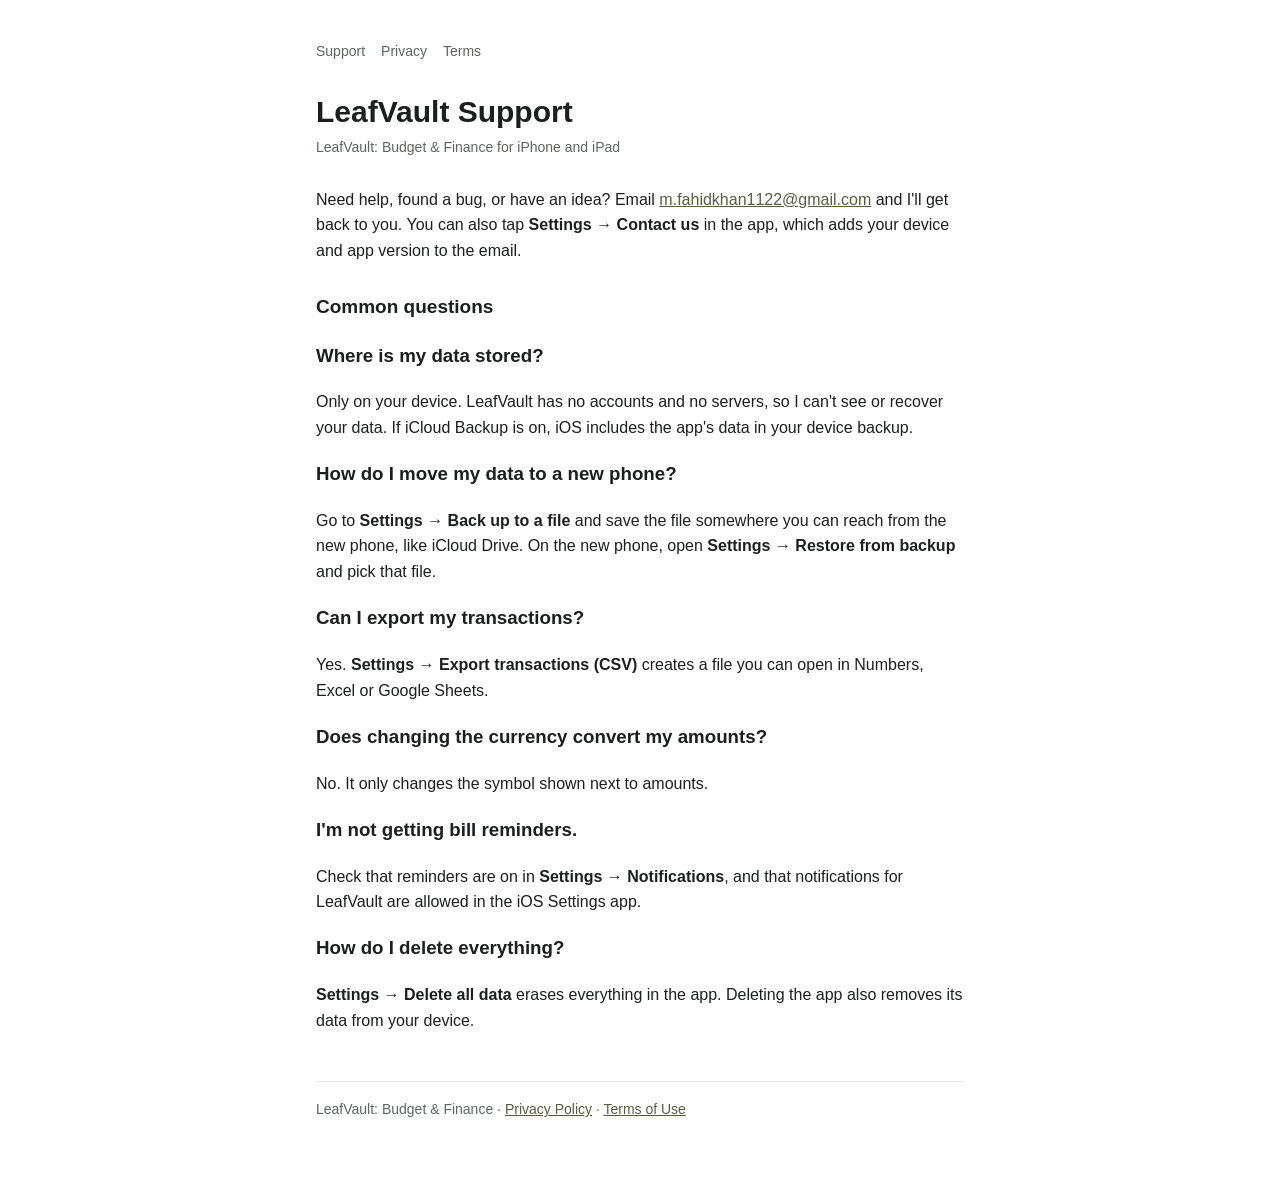
<file: index.html>
<!doctype html>
<html lang="en">
<head>
<meta charset="utf-8">
<meta name="viewport" content="width=device-width, initial-scale=1">
<title>LeafVault Support</title>
<meta name="description" content="Support for LeafVault: Budget & Finance.">
<link rel="stylesheet" href="style.css">
</head>
<body>
<main>
  <nav><a href="index.html">Support</a><a href="privacy.html">Privacy</a><a href="terms.html">Terms</a></nav>

  <h1>LeafVault Support</h1>
  <p class="updated">LeafVault: Budget &amp; Finance for iPhone and iPad</p>

  <p>Need help, found a bug, or have an idea? Email <a href="mailto:m.fahidkhan1122@gmail.com">m.fahidkhan1122@gmail.com</a> and I'll get back to you. You can also tap <strong>Settings → Contact us</strong> in the app, which adds your device and app version to the email.</p>

  <h2>Common questions</h2>

  <h3>Where is my data stored?</h3>
  <p>Only on your device. LeafVault has no accounts and no servers, so I can't see or recover your data. If iCloud Backup is on, iOS includes the app's data in your device backup.</p>

  <h3>How do I move my data to a new phone?</h3>
  <p>Go to <strong>Settings → Back up to a file</strong> and save the file somewhere you can reach from the new phone, like iCloud Drive. On the new phone, open <strong>Settings → Restore from backup</strong> and pick that file.</p>

  <h3>Can I export my transactions?</h3>
  <p>Yes. <strong>Settings → Export transactions (CSV)</strong> creates a file you can open in Numbers, Excel or Google Sheets.</p>

  <h3>Does changing the currency convert my amounts?</h3>
  <p>No. It only changes the symbol shown next to amounts.</p>

  <h3>I'm not getting bill reminders.</h3>
  <p>Check that reminders are on in <strong>Settings → Notifications</strong>, and that notifications for LeafVault are allowed in the iOS Settings app.</p>

  <h3>How do I delete everything?</h3>
  <p><strong>Settings → Delete all data</strong> erases everything in the app. Deleting the app also removes its data from your device.</p>

  <footer>LeafVault: Budget &amp; Finance · <a href="privacy.html">Privacy Policy</a> · <a href="terms.html">Terms of Use</a></footer>
</main>
</body>
</html>
</file>
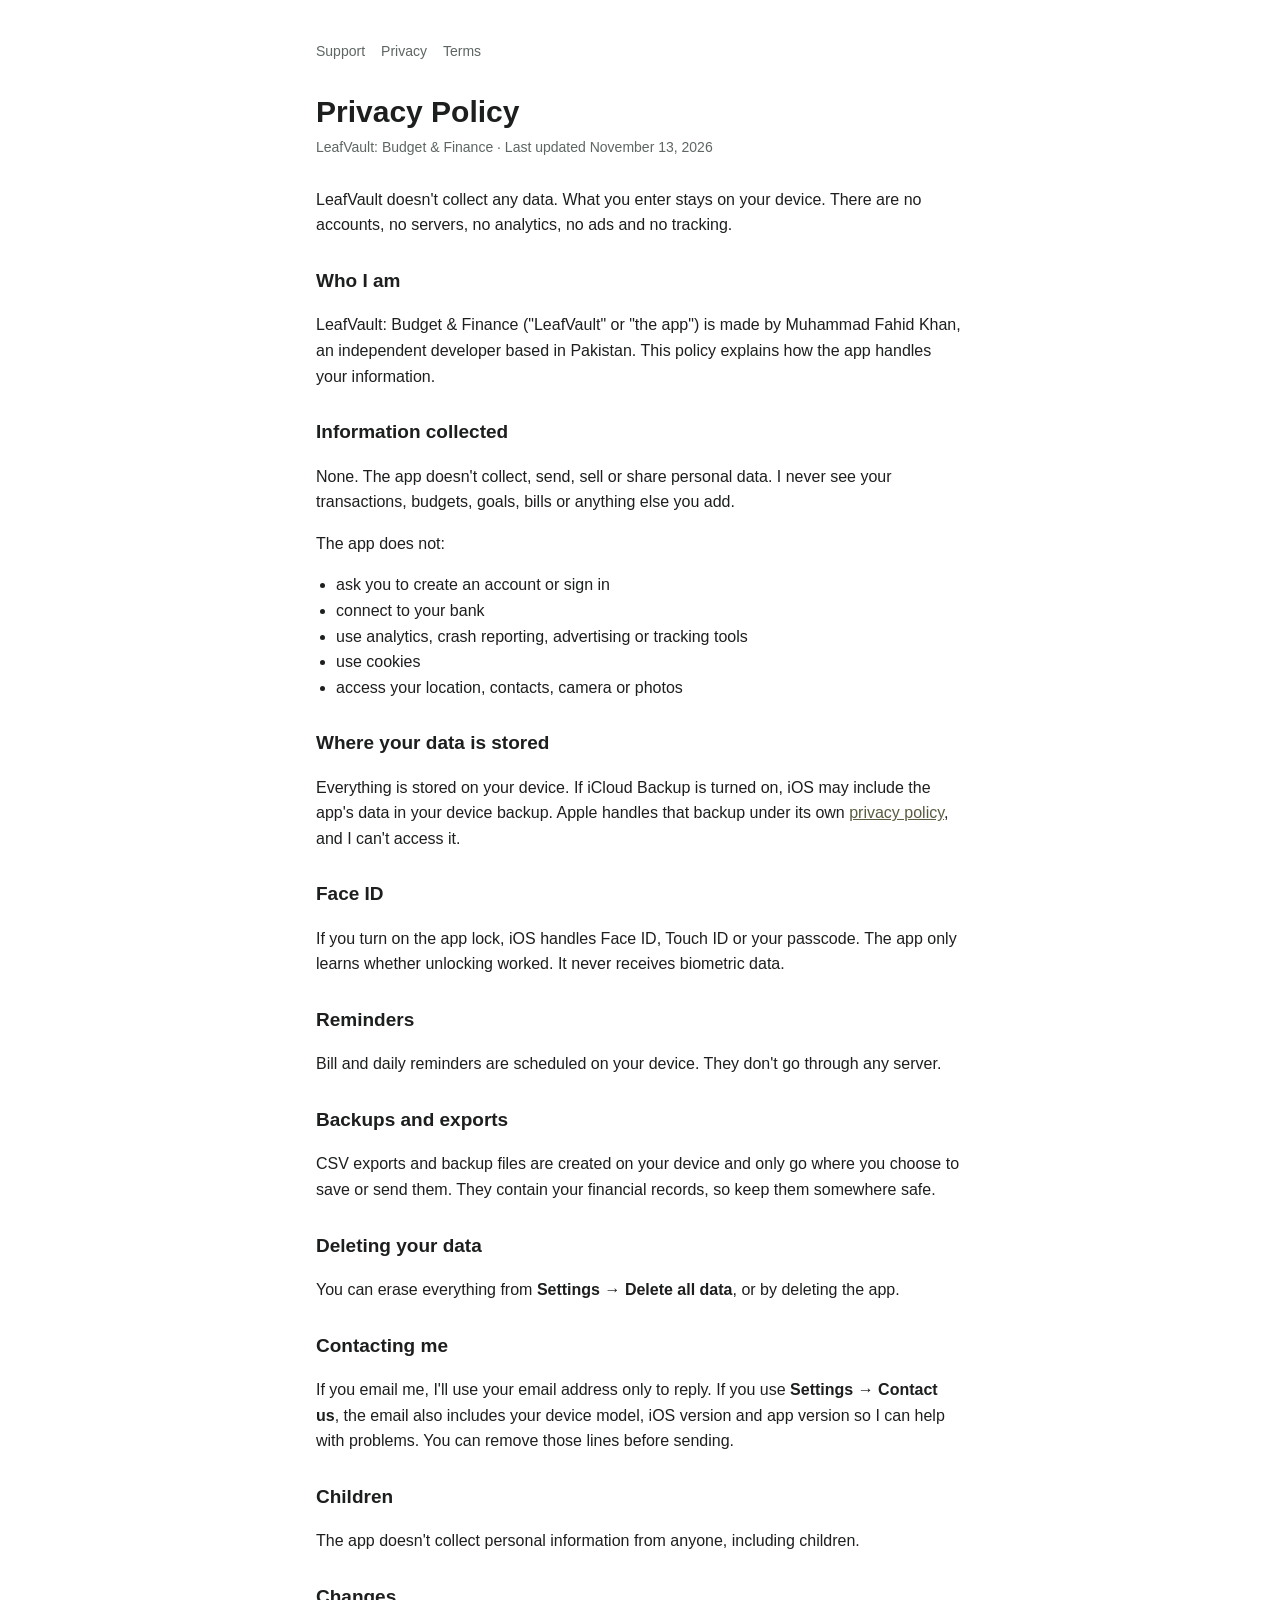
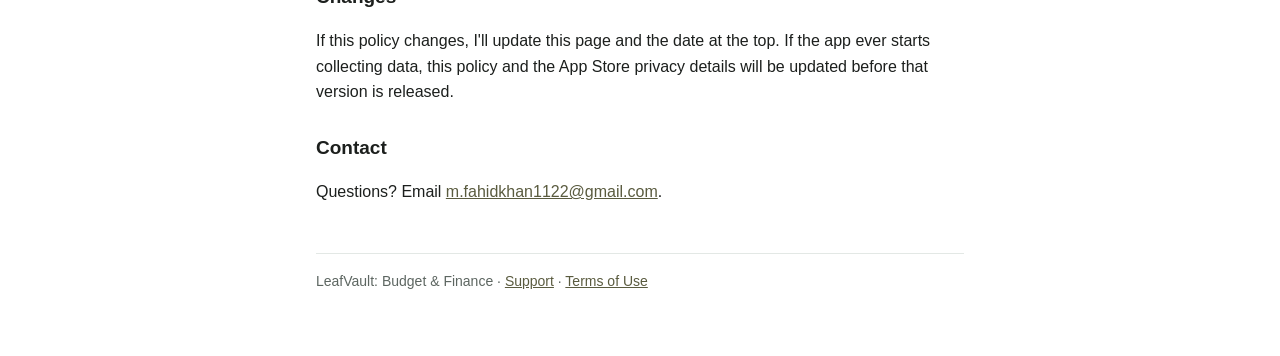
<file: privacy.html>
<!doctype html>
<html lang="en">
<head>
<meta charset="utf-8">
<meta name="viewport" content="width=device-width, initial-scale=1">
<title>LeafVault Privacy Policy</title>
<meta name="description" content="Privacy policy for LeafVault: Budget & Finance.">
<link rel="stylesheet" href="style.css">
</head>
<body>
<main>
  <nav><a href="index.html">Support</a><a href="privacy.html">Privacy</a><a href="terms.html">Terms</a></nav>

  <h1>Privacy Policy</h1>
  <p class="updated">LeafVault: Budget &amp; Finance · Last updated November 13, 2026</p>

  <p>LeafVault doesn't collect any data. What you enter stays on your device. There are no accounts, no servers, no analytics, no ads and no tracking.</p>

  <h2>Who I am</h2>
  <p>LeafVault: Budget &amp; Finance ("LeafVault" or "the app") is made by Muhammad Fahid Khan, an independent developer based in Pakistan. This policy explains how the app handles your information.</p>

  <h2>Information collected</h2>
  <p>None. The app doesn't collect, send, sell or share personal data. I never see your transactions, budgets, goals, bills or anything else you add.</p>
  <p>The app does not:</p>
  <ul>
    <li>ask you to create an account or sign in</li>
    <li>connect to your bank</li>
    <li>use analytics, crash reporting, advertising or tracking tools</li>
    <li>use cookies</li>
    <li>access your location, contacts, camera or photos</li>
  </ul>

  <h2>Where your data is stored</h2>
  <p>Everything is stored on your device. If iCloud Backup is turned on, iOS may include the app's data in your device backup. Apple handles that backup under its own <a href="https://www.apple.com/legal/privacy/">privacy policy</a>, and I can't access it.</p>

  <h2>Face ID</h2>
  <p>If you turn on the app lock, iOS handles Face ID, Touch ID or your passcode. The app only learns whether unlocking worked. It never receives biometric data.</p>

  <h2>Reminders</h2>
  <p>Bill and daily reminders are scheduled on your device. They don't go through any server.</p>

  <h2>Backups and exports</h2>
  <p>CSV exports and backup files are created on your device and only go where you choose to save or send them. They contain your financial records, so keep them somewhere safe.</p>

  <h2>Deleting your data</h2>
  <p>You can erase everything from <strong>Settings → Delete all data</strong>, or by deleting the app.</p>

  <h2>Contacting me</h2>
  <p>If you email me, I'll use your email address only to reply. If you use <strong>Settings → Contact us</strong>, the email also includes your device model, iOS version and app version so I can help with problems. You can remove those lines before sending.</p>

  <h2>Children</h2>
  <p>The app doesn't collect personal information from anyone, including children.</p>

  <h2>Changes</h2>
  <p>If this policy changes, I'll update this page and the date at the top. If the app ever starts collecting data, this policy and the App Store privacy details will be updated before that version is released.</p>

  <h2>Contact</h2>
  <p>Questions? Email <a href="mailto:m.fahidkhan1122@gmail.com">m.fahidkhan1122@gmail.com</a>.</p>

  <footer>LeafVault: Budget &amp; Finance · <a href="index.html">Support</a> · <a href="terms.html">Terms of Use</a></footer>
</main>
</body>
</html>
</file>
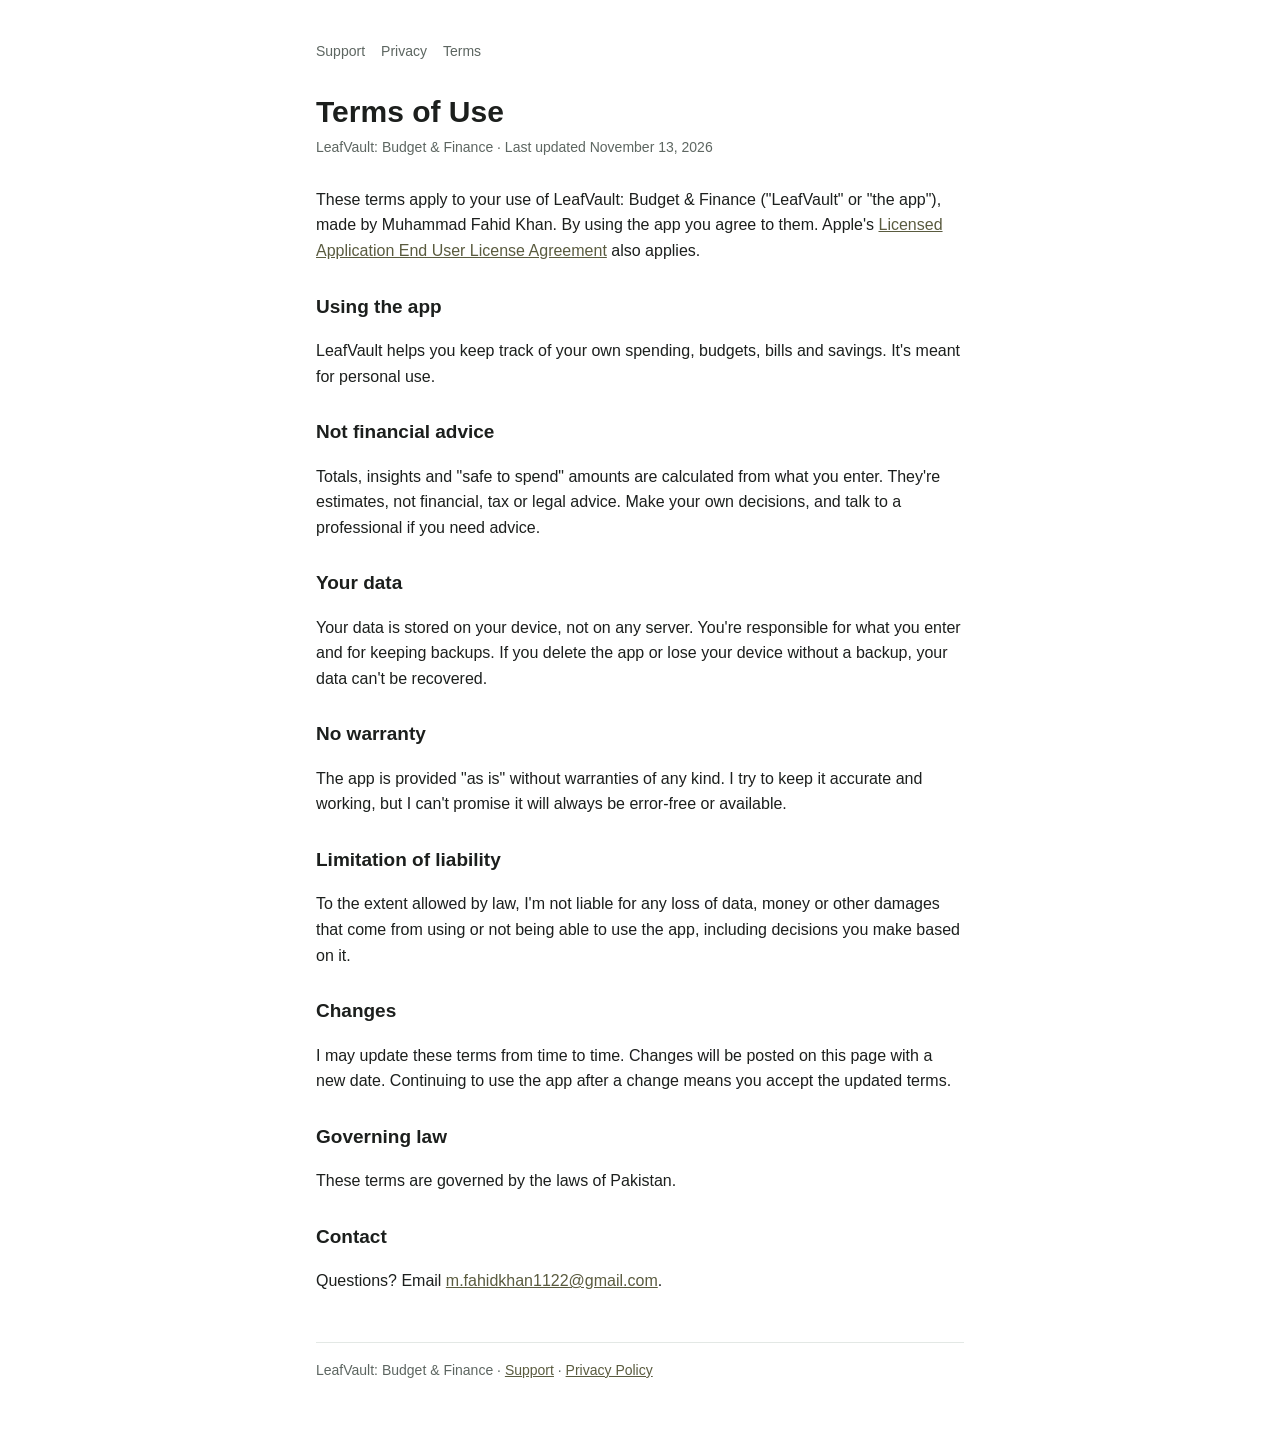
<file: terms.html>
<!doctype html>
<html lang="en">
<head>
<meta charset="utf-8">
<meta name="viewport" content="width=device-width, initial-scale=1">
<title>LeafVault Terms of Use</title>
<meta name="description" content="Terms of use for LeafVault: Budget & Finance.">
<link rel="stylesheet" href="style.css">
</head>
<body>
<main>
  <nav><a href="index.html">Support</a><a href="privacy.html">Privacy</a><a href="terms.html">Terms</a></nav>

  <h1>Terms of Use</h1>
  <p class="updated">LeafVault: Budget &amp; Finance · Last updated November 13, 2026</p>

  <p>These terms apply to your use of LeafVault: Budget &amp; Finance ("LeafVault" or "the app"), made by Muhammad Fahid Khan. By using the app you agree to them. Apple's <a href="https://www.apple.com/legal/internet-services/itunes/dev/stdeula/">Licensed Application End User License Agreement</a> also applies.</p>

  <h2>Using the app</h2>
  <p>LeafVault helps you keep track of your own spending, budgets, bills and savings. It's meant for personal use.</p>

  <h2>Not financial advice</h2>
  <p>Totals, insights and "safe to spend" amounts are calculated from what you enter. They're estimates, not financial, tax or legal advice. Make your own decisions, and talk to a professional if you need advice.</p>

  <h2>Your data</h2>
  <p>Your data is stored on your device, not on any server. You're responsible for what you enter and for keeping backups. If you delete the app or lose your device without a backup, your data can't be recovered.</p>

  <h2>No warranty</h2>
  <p>The app is provided "as is" without warranties of any kind. I try to keep it accurate and working, but I can't promise it will always be error-free or available.</p>

  <h2>Limitation of liability</h2>
  <p>To the extent allowed by law, I'm not liable for any loss of data, money or other damages that come from using or not being able to use the app, including decisions you make based on it.</p>

  <h2>Changes</h2>
  <p>I may update these terms from time to time. Changes will be posted on this page with a new date. Continuing to use the app after a change means you accept the updated terms.</p>

  <h2>Governing law</h2>
  <p>These terms are governed by the laws of Pakistan.</p>

  <h2>Contact</h2>
  <p>Questions? Email <a href="mailto:m.fahidkhan1122@gmail.com">m.fahidkhan1122@gmail.com</a>.</p>

  <footer>LeafVault: Budget &amp; Finance · <a href="index.html">Support</a> · <a href="privacy.html">Privacy Policy</a></footer>
</main>
</body>
</html>
</file>
<file: style.css>
:root {
  --bg: #ffffff;
  --text: #1c1f1d;
  --muted: #5d6661;
  --accent: #5a5b3f;
  --rule: #e3e8e5;
}
@media (prefers-color-scheme: dark) {
  :root {
    --bg: #121513;
    --text: #eef2ef;
    --muted: #a3ada7;
    --accent: #c5c79a;
    --rule: #2a302c;
  }
}
* { box-sizing: border-box; }
body {
  margin: 0;
  background: var(--bg);
  color: var(--text);
  font: 16px/1.6 -apple-system, BlinkMacSystemFont, "Segoe UI", Roboto, Helvetica, Arial, sans-serif;
}
main { max-width: 680px; margin: 0 auto; padding: 40px 16px 64px; }
nav { display: flex; gap: 16px; font-size: 14px; margin-bottom: 32px; }
nav a { color: var(--muted); text-decoration: none; }
nav a:hover { color: var(--text); }
h1 { font-size: 30px; line-height: 1.2; margin: 0 0 6px; }
h2 { font-size: 19px; margin: 28px 0 6px; }
.updated { color: var(--muted); font-size: 14px; margin: 0 0 28px; }
a { color: var(--accent); }
ul { padding-left: 20px; }
footer { margin-top: 48px; padding-top: 16px; border-top: 1px solid var(--rule); color: var(--muted); font-size: 14px; }
</file>
